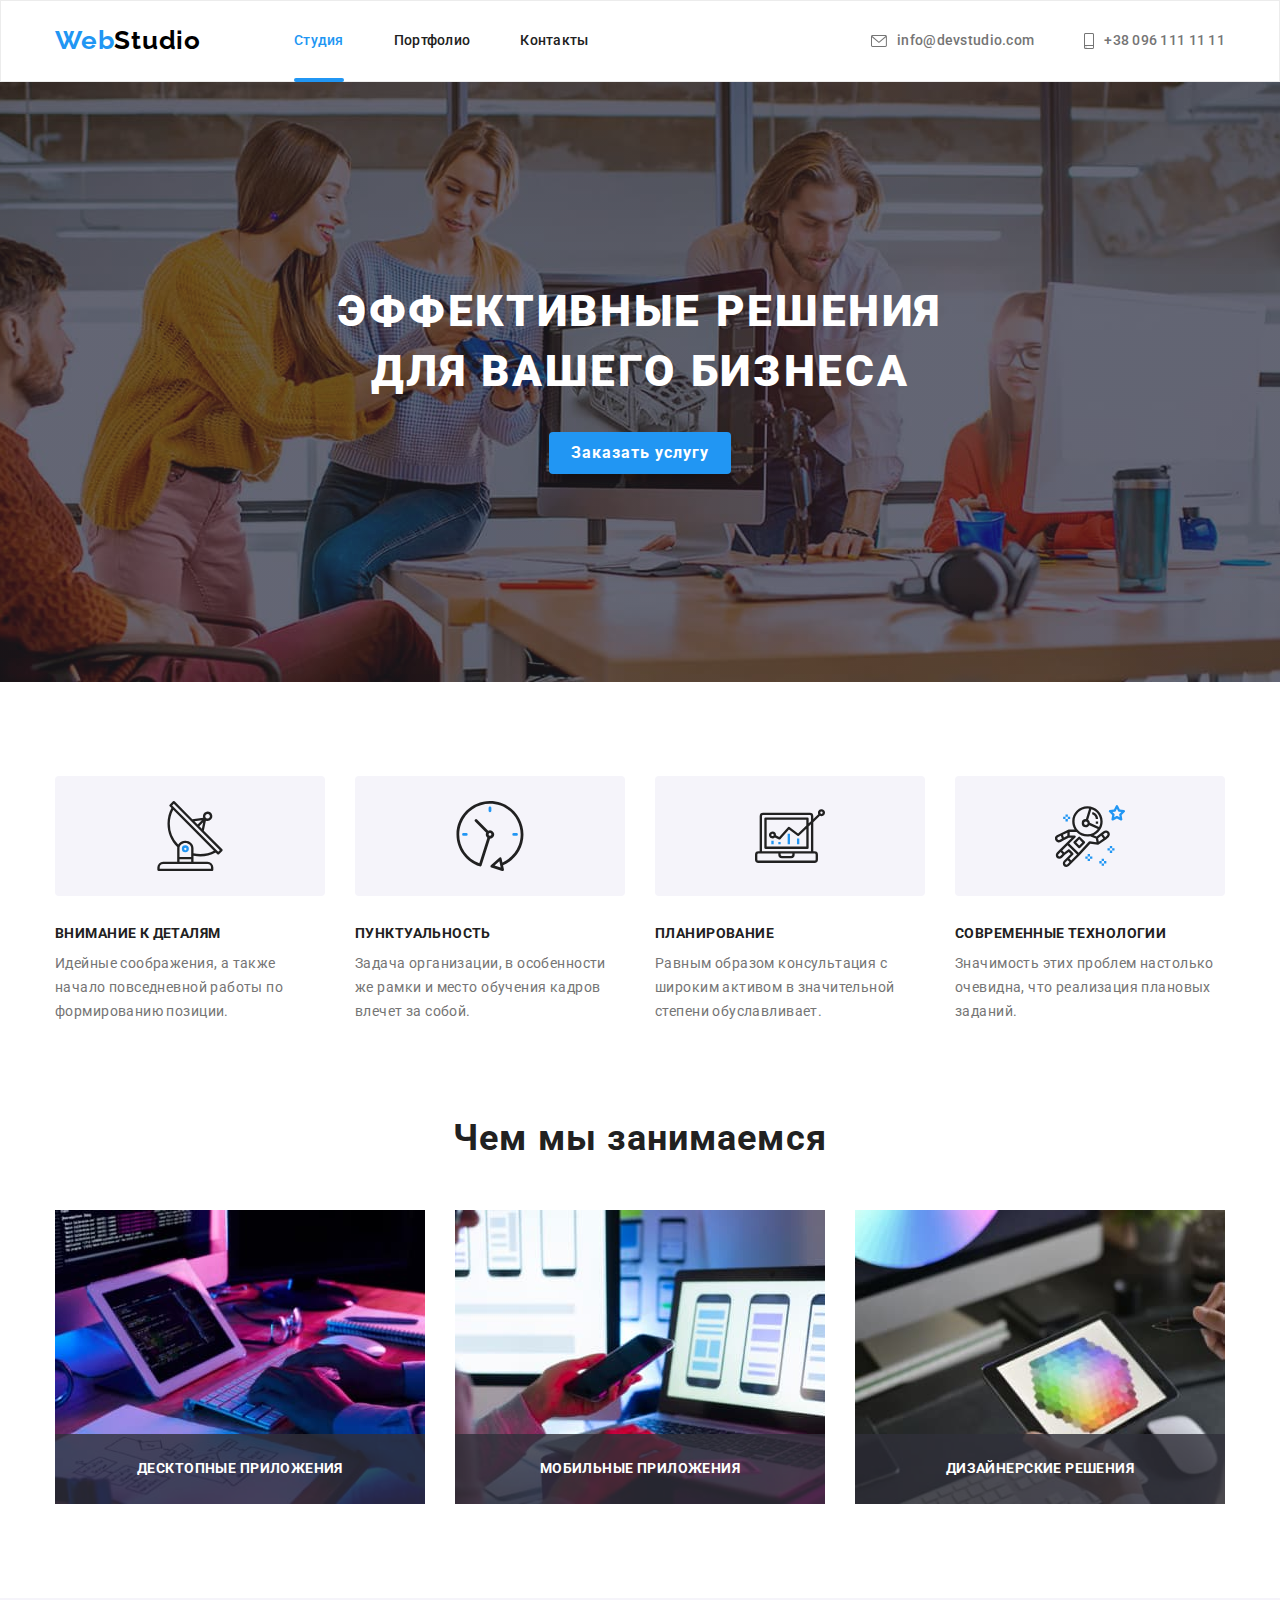
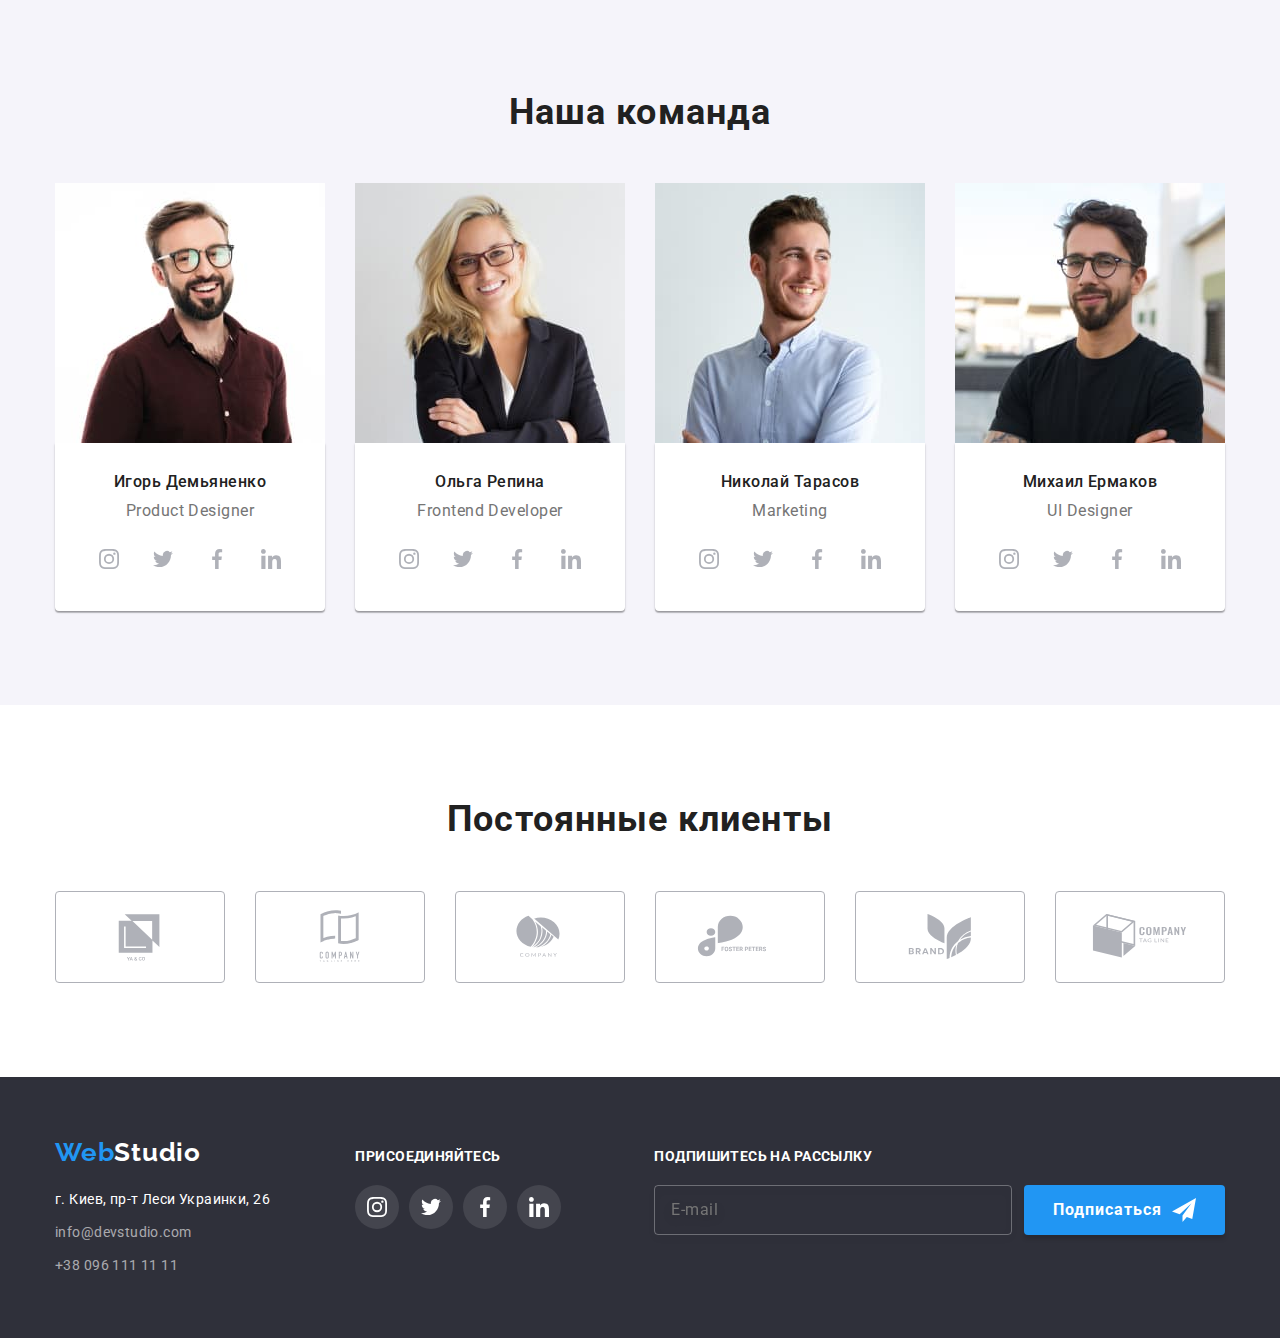
<file: index.html>
<!DOCTYPE html>
<html lang="ru">
    <head>
        <meta charset="UTF-8">
        <meta http-equiv="X-UA-Compatible" content="IE=edge">
        <meta name="viewport" content="width=device-width, initial-scale=1.0">
        <title>Студия</title>
        <link rel="preconnect" href="https://fonts.googleapis.com">
        <link rel="preconnect" href="https://fonts.gstatic.com" crossorigin>
        <link href="https://fonts.googleapis.com/css2?family=Raleway:wght@700&family=Roboto:wght@400;500;700;900&display=swap"
            rel="stylesheet">
        <link rel="stylesheet" href="./css/modern-normalize.css">
        <link rel="stylesheet" href="./css/style.css">
    </head>

    <body>
        <header class="header">
            <div class="container main-nav">
                <nav class="navigation">
                    <a href="" lang="en" class="logo">Web<span class="logo-black">Studio</span></a>
                    <ul class="header-nav list">
                        <li class="header-nav-item"><a href="" class="header-link current">Студия</a></li>
                        <li class="header-nav-item"><a href="./portfolio.html" class="header-link">Портфолио</a></li>
                        <li class="header-nav-item"><a href="" class="header-link">Контакты</a></li>
                    </ul>
                </nav>
                <ul class="auth-nav list">
                    <li class="auth-nav-item"><a href="mailto:info@devstudio.com" class="auth-link">
                        <svg class="icon-header" width="16" height="12">
                            <use href="./images/icons/symbol-defs.svg#icon-envelope"></use>
                        </svg>
                        info@devstudio.com
                    </a></li>
                    <li class="auth-nav-item"><a href="tel:+380961111111" class="auth-link">
                        <svg class="icon-header" width="10" height="16">
                            <use href="./images/icons/symbol-defs.svg#icon-smartphone"></use>
                        </svg>
                        +38 096 111 11 11
                    </a></li>
                </ul>
            </div>   
        </header>

        <main>
            <section class="hero">
                <h1 class="hero-title">Эффективные решения для вашего бизнеса</h1>
                <button type="button" class="hero-btn" data-modal-open>Заказать услугу</button>
            </section>

            <section class="features section">
                <div class="container">
                    <h2 class="visually-hidden">Особенности</h2>
                    <ul class="features-list list">
                        <li class="features-item">
                            <div class="features-item-icons">
                                <svg class="features-icons" width="70" height="70">
                                    <use href="./images/icons/symbol-defs.svg#icon-antenna-img"></use>
                                </svg>
                            </div>
                            <h3 class="features-title">Внимание к деталям</h3>
                            <p class="features-text">Идейные соображения, а также начало повседневной работы по формированию позиции.</p>
                        </li>
                        <li class="features-item">
                            <div class="features-item-icons">
                                <svg class="features-icons" width="70" height="70">
                                    <use href="./images/icons/symbol-defs.svg#icon-clock-img"></use>
                                </svg>
                            </div>
                            <h3 class="features-title">Пунктуальность</h3>
                            <p class="features-text">Задача организации, в особенности же рамки и место обучения кадров влечет за собой.</p>
                        </li>
                        <li class="features-item">
                            <div class="features-item-icons">
                                <svg class="features-icons" width="70" height="70">
                                    <use href="./images/icons/symbol-defs.svg#icon-diagram-img"></use>
                                </svg>
                            </div>
                            <h3 class="features-title">Планирование</h3>
                            <p class="features-text">Равным образом консультация с широким активом в значительной степени обуславливает.</p>
                        </li>
                        <li class="features-item">
                            <div class="features-item-icons">
                                <svg class="features-icons" width="70" height="70">
                                    <use href="./images/icons/symbol-defs.svg#icon-astronaut-img"></use>
                                </svg>
                            </div>
                            <h3 class="features-title">Современные технологии</h3>
                            <p class="features-text">Значимость этих проблем настолько очевидна, что реализация плановых заданий.</p>
                        </li>
                    </ul>
                </div>
            </section>

            <section class="services section">
               <div class="container">
                    <h2 class="services-title title">Чем мы занимаемся</h2>
                    <ul class="services-list list">
                        <li class="services-item">
                            <div class="services-item-img">
                                <img src="./images/services/box1.jpg" alt="Веб-сайты" width="370" height="294">
                                <h3 class="services-item-title">Десктопные приложения</h3>
                            </div>
                        </li>
                        <li class="services-item">
                            <div class="services-item-img">
                                <img src="./images/services/box2.jpg" alt="Приложения" width="370" height="294">
                                <h3 class="services-item-title">Мобильные приложения</h3>
                            </div>
                        </li>
                        <li class="services-item">
                            <div class="services-item-img">
                                <img src="./images/services/box3.jpg" alt="Дизайн" width="370" height="294">
                                <h3 class="services-item-title">Дизайнерские решения</h3>
                            </div>
                        </li>
                    </ul>
               </div>
            </section>

            <section class="team section">
               <div class="container">
                    <h2 class="team-title title">Наша команда</h2>
                    <ul class="team-list list">
                        <li class="team-item">
                            <img src="./images/our-team/img-team-1.jpg" alt="Дизайнер1" width="270" height="260">
                            <div class="team-member">
                                <h3 class="team-member-title">Игорь Демьяненко</h3>
                                <p lang="en" class="team-text">Product Designer</p>
                                <ul class="team-social-list list">
                                    <li class="team-social-item">
                                        <a href="" class="team-social-link">
                                            <svg class="team-social-icon" width="20" height="20">
                                                <use href="./images/icons/symbol-defs.svg#icon-instagram"></use>
                                            </svg>
                                        </a>
                                    </li>
                                    <li class="team-social-item">
                                        <a href="" class="team-social-link">
                                            <svg class="team-social-icon" width="20" height="20">
                                                <use href="./images/icons/symbol-defs.svg#icon-twitter"></use>
                                            </svg>
                                        </a>
                                    </li>
                                    <li class="team-social-item">
                                        <a href="" class="team-social-link">
                                            <svg class="team-social-icon" width="20" height="20">
                                                <use href="./images/icons/symbol-defs.svg#icon-facebook"></use>
                                            </svg>
                                        </a>
                                    </li>
                                    <li class="team-social-item">
                                        <a href="" class="team-social-link">
                                            <svg class="team-social-icon" width="20" height="20">
                                                <use href="./images/icons/symbol-defs.svg#icon-linkedin"></use>
                                            </svg>
                                        </a>
                                    </li>
                                </ul>
                            </div>
                        </li>
                        <li class="team-item">
                            <img src="./images/our-team/img-team-2.jpg" alt="Фронтент-разработчик" width="270" height="260">
                            <div class="team-member">
                                <h3 class="team-member-title">Ольга Репина</h3>
                                <p lang="en" class="team-text">Frontend Developer</p>
                                <ul class="team-social-list list">
                                    <li class="team-social-item">
                                        <a href="" class="team-social-link">
                                            <svg class="team-social-icon" width="20" height="20">
                                                <use href="./images/icons/symbol-defs.svg#icon-instagram"></use>
                                            </svg>
                                        </a>
                                    </li>
                                    <li class="team-social-item">
                                        <a href="" class="team-social-link">
                                            <svg class="team-social-icon" width="20" height="20">
                                                <use href="./images/icons/symbol-defs.svg#icon-twitter"></use>
                                            </svg>
                                        </a>
                                    </li>
                                    <li class="team-social-item">
                                        <a href="" class="team-social-link">
                                            <svg class="team-social-icon" width="20" height="20">
                                                <use href="./images/icons/symbol-defs.svg#icon-facebook"></use>
                                            </svg>
                                        </a>
                                    </li>
                                    <li class="team-social-item">
                                        <a href="" class="team-social-link">
                                            <svg class="team-social-icon" width="20" height="20">
                                                <use href="./images/icons/symbol-defs.svg#icon-linkedin"></use>
                                            </svg>
                                        </a>
                                    </li>
                                </ul>
                            </div>
                        </li>
                        <li class="team-item">
                            <img src="./images/our-team/img-team-3.jpg" alt="Маркетолог" width="270" height="260">
                            <div class="team-member">
                                <h3 class="team-member-title">Николай Тарасов</h3>
                                <p lang="en" class="team-text">Marketing</p>
                                <ul class="team-social-list list">
                                    <li class="team-social-item">
                                        <a href="" class="team-social-link">
                                            <svg class="team-social-icon" width="20" height="20">
                                                <use href="./images/icons/symbol-defs.svg#icon-instagram"></use>
                                            </svg>
                                        </a>
                                    </li>
                                    <li class="team-social-item">
                                        <a href="" class="team-social-link">
                                            <svg class="team-social-icon" width="20" height="20">
                                                <use href="./images/icons/symbol-defs.svg#icon-twitter"></use>
                                            </svg>
                                        </a>
                                    </li>
                                    <li class="team-social-item">
                                        <a href="" class="team-social-link">
                                            <svg class="team-social-icon" width="20" height="20">
                                                <use href="./images/icons/symbol-defs.svg#icon-facebook"></use>
                                            </svg>
                                        </a>
                                    </li>
                                    <li class="team-social-item">
                                        <a href="" class="team-social-link">
                                            <svg class="team-social-icon" width="20" height="20">
                                                <use href="./images/icons/symbol-defs.svg#icon-linkedin"></use>
                                            </svg>
                                        </a>
                                    </li>
                                </ul>
                            </div>
                        </li>
                        <li class="team-item">
                            <img src="./images/our-team/img-team-4.jpg" alt="Дизайнер2" width="270" height="260">
                            <div class="team-member">
                                <h3 class="team-member-title">Михаил Ермаков</h3>
                                <p lang="en" class="team-text">UI Designer</p>
                                <ul class="team-social-list list">
                                    <li class="team-social-item">
                                        <a href="" class="team-social-link">
                                            <svg class="team-social-icon" width="20" height="20">
                                                <use href="./images/icons/symbol-defs.svg#icon-instagram"></use>
                                            </svg>
                                        </a>
                                    </li>
                                    <li class="team-social-item">
                                        <a href="" class="team-social-link">
                                            <svg class="team-social-icon" width="20" height="20">
                                                <use href="./images/icons/symbol-defs.svg#icon-twitter"></use>
                                            </svg>
                                        </a>
                                    </li>
                                    <li class="team-social-item">
                                        <a href="" class="team-social-link">
                                            <svg class="team-social-icon" width="20" height="20">
                                                <use href="./images/icons/symbol-defs.svg#icon-facebook"></use>
                                            </svg>
                                        </a>
                                    </li>
                                    <li class="team-social-item">
                                        <a href="" class="team-social-link">
                                            <svg class="team-social-icon" width="20" height="20">
                                                <use href="./images/icons/symbol-defs.svg#icon-linkedin"></use>
                                            </svg>
                                        </a>
                                    </li>
                                </ul>
                            </div>
                        </li>
                    </ul>
               </div>
            </section>

            <section class="clients section">
                <div class="container">
                    <h2 class="clients-title title">Постоянные клиенты</h2>
                    <ul class="clients-list list">
                        <li class="clients-item">
                            <a href="" class="clients-item-link">
                                <svg class="clients-item-icon" width="106" height="60">
                                    <use href="./images/icons/symbol-defs.svg#icon-logo-client1"></use>
                                </svg>
                            </a>
                        </li>
                        <li class="clients-item">
                            <a href="" class="clients-item-link">
                                <svg class="clients-item-icon" width="106" height="60">
                                    <use href="./images/icons/symbol-defs.svg#icon-logo-client2"></use>
                                </svg>
                            </a>
                        </li>
                        <li class="clients-item">
                            <a href="" class="clients-item-link">
                                <svg class="clients-item-icon" width="106" height="60">
                                    <use href="./images/icons/symbol-defs.svg#icon-logo-client3"></use>
                                </svg>
                            </a>
                        </li>
                        <li class="clients-item">
                            <a href="" class="clients-item-link">
                                <svg class="clients-item-icon" width="106" height="60">
                                    <use href="./images/icons/symbol-defs.svg#icon-logo-client4"></use>
                                </svg>
                            </a>
                        </li>
                        <li class="clients-item">
                            <a href="" class="clients-item-link">
                                <svg class="clients-item-icon" width="106" height="60">
                                    <use href="./images/icons/symbol-defs.svg#icon-logo-client5"></use>
                                </svg>
                            </a>
                        </li>
                        <li class="clients-item">
                            <a href="" class="clients-item-link">
                                <svg class="clients-item-icon" width="106" height="60">
                                    <use href="./images/icons/symbol-defs.svg#icon-logo-client6"></use>
                                </svg>
                            </a>
                        </li>
                    </ul>
                </div>
            </section>

        </main>

        <footer class="footer">
            <div class="container footer-main">
                <div class="footer-address">
                    <a href="" lang="en" class="logo">Web<span class="logo-white">Studio</span></a>
                    <address class="contacts">
                        <ul class="footer-list list">
                            <li class="footer-item"><a href="https://goo.gl/maps/sHDZmhukoqg1UG7x9" target="_blank"
                                    class="contacts-link-address">г. Киев, пр-т
                                    Леси Украинки, 26</a></li>
                            <li class="footer-item"><a href="mailto:info@devstudio.com"
                                    class="contacts-link">info@devstudio.com</a>
                            </li>
                            <li class="footer-item"><a href="tel:+380961111111" class="contacts-link">+38 096 111 11 11</a></li>
                        </ul>
                    </address>
                </div>
                <div class="footer-social">
                    <p class="footer-social-text">присоединяйтесь</p>
                    <ul class="footer-social-list list">
                        <li class="footer-social-item">
                            <a href="" class="footer-social-link">
                                <svg class="footer-social-icon" width="20" height="20">
                                    <use href="./images/icons/symbol-defs.svg#icon-instagram-white"></use>
                                </svg>
                            </a>
                        </li>
                        <li class="footer-social-item">
                            <a href="" class="footer-social-link">
                                <svg class="footer-social-icon" width="20" height="20">
                                    <use href="./images/icons/symbol-defs.svg#icon-twitter-white"></use>
                                </svg>
                            </a>
                        </li>
                        <li class="footer-social-item">
                            <a href="" class="footer-social-link">
                                <svg class="footer-social-icon" width="20" height="20">
                                    <use href="./images/icons/symbol-defs.svg#icon-facebook-white"></use>
                                </svg>
                            </a>
                        </li>
                        <li class="footer-social-item">
                            <a href="" class="footer-social-link">
                                <svg class="footer-social-icon" width="20" height="20">
                                    <use href="./images/icons/symbol-defs.svg#icon-linkedin-white"></use>
                                </svg>
                            </a>
                        </li>
                    </ul>
                </div>
                <div class="footer-application">
                    <p class="footer-form-text">Подпишитесь на рассылку</p>
                    <form class="footer-form">
                        <input type="email" class="user-mail-footer" name="user-mail-footer" id="user-mail-footer" placeholder="E-mail">
                        <button type="button" class="footer-form-btn">Подписаться
                            <svg class="footer-form-icon" width="24" height="24">
                                <use href="./images/icons/symbol-defs.svg#icon-icon-send"></use>
                            </svg>
                        </button>
                    </form>
                </div>
            </div>
        </footer>
        <div class="backdrop is-hidden" data-modal>
            <div class="modal">
                <button type="button" class="modal-close-btn" data-modal-close>
                    <svg class="backdrop-item-icon" width="18" height="18">
                        <use href="./images/icons/symbol-defs.svg#icon-close-black"></use>
                    </svg>
                </button>
                <p class="modal-title">Оставьте свои данные, мы вам перезвоним</p>
                <form class="application-form">
                    <div class="modal-field">
                        <label for="user-name" class="modal-label">Имя</label>
                        <div class="modal-input-wrap">
                            <input type="text" name="user-name" id="user-name" class="modal-input" required>
                            <svg class="modal-icon" width="18" height="18">
                                <use href="./images/icons/symbol-defs.svg#icon-person-black"></use>
                            </svg>
                        </div>
                    </div>

                    <div class="modal-field">
                        <label for="user-tel" class="modal-label">Телефон</label>
                        <div class="modal-input-wrap">
                            <input type="tel" name="user-tel" id="user-tel" class="modal-input" required>
                            <svg class="modal-icon" width="18" height="18">
                                <use href="./images/icons/symbol-defs.svg#icon-phone-black"></use>
                            </svg>
                        </div>
                    </div>

                    <div class="modal-field">
                        <label for="user-mail" class="modal-label">Почта</label>
                        <div class="modal-input-wrap">
                            <input type="email" name="user-mail" id="user-mail" class="modal-input" required>
                            <svg class="modal-icon" width="18" height="18">
                                <use href="./images/icons/symbol-defs.svg#icon-email-black"></use>
                            </svg>
                        </div>
                    </div>

                    <label for="user-comment" class="modal-label">Комментарий</label>
                    <textarea name="user-comment" id="user-comment" class="user-comment" placeholder="Введите текст"></textarea>

                    <div class="modal-field-check">
                        <input type="checkbox" name="modal-check" id="modal-check" class="modal-check visually-hidden">
                        <label for="modal-check" class="modal-check-text"><span><svg class="modal-check-icon" width="16" height="15">
                            <use href="./images/icons/symbol-defs.svg#icon-check-mark"></use>
                        </svg></span>Соглашаюсь с рассылкой и принимаю <a href="" class="modal-link"> Условия договора</a></label>
                    </div>

                    <div class="form-btn"><button type="submit" class="modal-sumbit-btn">Отправить</button></div>
                </form>
            </div>
        </div>

        <script src="./js/modal.js"></script>
    </body>
</html>
</file>
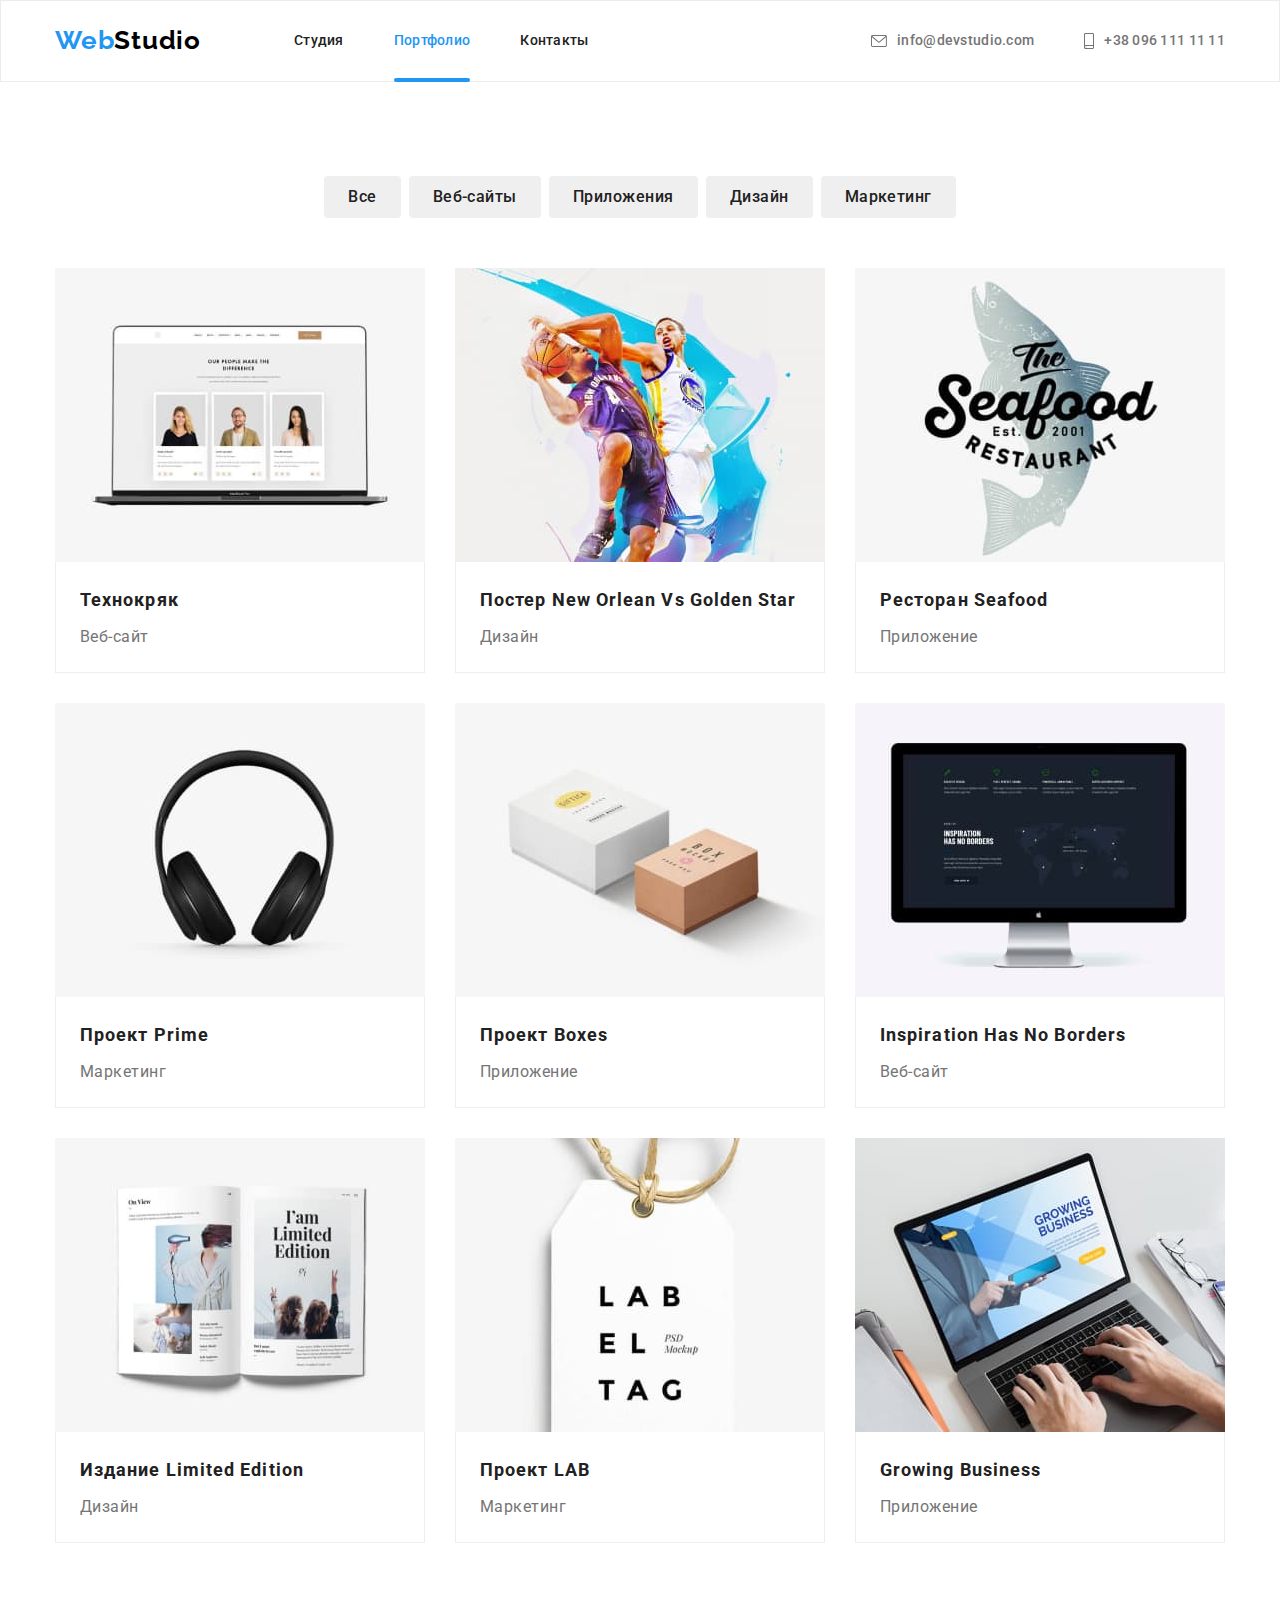
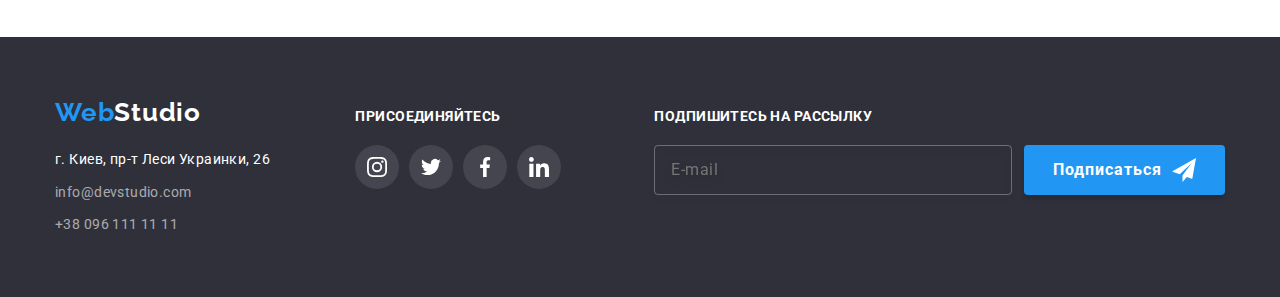
<file: portfolio.html>
<!DOCTYPE html>
<html lang="ru">
    <head>
        <meta charset="UTF-8">
        <meta http-equiv="X-UA-Compatible" content="IE=edge">
        <meta name="viewport" content="width=device-width, initial-scale=1.0">
        <title>Портфолио</title>
        <link rel="preconnect" href="https://fonts.googleapis.com">
        <link rel="preconnect" href="https://fonts.gstatic.com" crossorigin>
        <link href="https://fonts.googleapis.com/css2?family=Raleway:wght@700&family=Roboto:wght@400;500;700;900&display=swap"
            rel="stylesheet">
        <link rel="stylesheet" href="./css/modern-normalize.css">
        <link rel="stylesheet" href="./css/style.css">
    </head>

    <body>
        <header class="header">
            <div class="container main-nav">
                <nav class="navigation">
                    <a href="" lang="en" class="logo">Web<span class="logo-black">Studio</span></a>
                    <ul class="header-nav list">
                        <li class="header-nav-item"><a href="./index.html" class="header-link">Студия</a></li>
                        <li class="header-nav-item"><a href="" class="header-link current">Портфолио</a></li>
                        <li class="header-nav-item"><a href="" class="header-link">Контакты</a></li>
                    </ul>
                </nav>
                <ul class="auth-nav list">
                    <li class="auth-nav-item"><a href="mailto:info@devstudio.com" class="auth-link">
                            <svg class="icon-header" width="16" height="12">
                                <use href="./images/icons/symbol-defs.svg#icon-envelope"></use>
                            </svg>
                            info@devstudio.com
                        </a></li>
                    <li class="auth-nav-item"><a href="tel:+380961111111" class="auth-link">
                            <svg class="icon-header" width="10" height="16">
                                <use href="./images/icons/symbol-defs.svg#icon-smartphone"></use>
                            </svg>
                            +38 096 111 11 11
                        </a></li>
                </ul>
            </div>
        </header>

        <main>
            <section class="projects section">
                <div class="container">
                    <h1 class="visually-hidden">Примеры проектов</h1>
                    <ul class="projects-list list">
                         <li class="project-btn-item"><button type="button" class="project-btn">Все</button></li>
                        <li class="project-btn-item"><button type="button" class="project-btn">Веб-сайты</button></li>
                        <li class="project-btn-item"><button type="button" class="project-btn">Приложения</button></li>
                        <li class="project-btn-item"><button type="button" class="project-btn">Дизайн</button></li>
                        <li class="project-btn-item"><button type="button" class="project-btn">Маркетинг</button></li>
                    </ul>
                    
                    <ul class="second-project-list list">
                        <li class="second-project-item">
                            <a href="" class="project-link">
                                <div class="project-img">
                                    <img src="./images/projects/project1.jpg" alt="Сайт пример 1" width="370" height="294">
                                    <p class="project-item-description">Технокряк это современная площадка распространения коронавируса. Компании используют эту платформу для цифрового
                                    шпионажа и атак на защищённые сервера конкурентов.</p>
                                </div>
                                <div class="project-description">
                                    <h2 class="project-title">Технокряк</h2>
                                    <p class="project-text">Веб-сайт</p>
                                </div>
                            </a>
                        </li>
                        <li class="second-project-item">
                            <a href="" class="project-link">
                                <div class="project-img">
                                    <img src="./images/projects/project2.jpg" alt="Дизайна пример 1" width="370" height="294">
                                    <p class="project-item-description">Технокряк это современная площадка распространения коронавируса. Компании используют эту платформу для цифрового
                                    шпионажа и атак на защищённые сервера конкурентов.</p>
                                </div>
                                <div class="project-description">
                                    <h2 class="project-title">Постер New Orlean vs Golden Star</h2>
                                    <p class="project-text">Дизайн</p>
                                </div>
                            </a>
                        </li>
                        <li class="second-project-item">
                            <a href="" class="project-link">
                                <div class="project-img">
                                    <img src="./images/projects/project3.jpg" alt="Приложение пример 1" width="370" height="294">
                                    <p class="project-item-description">Технокряк это современная площадка распространения коронавируса. Компании используют эту платформу для цифрового
                                    шпионажа и атак на защищённые сервера конкурентов.</p>
                                </div>
                                <div class="project-description">
                                    <h2 class="project-title">Ресторан Seafood</h2>
                                    <p class="project-text">Приложение</p>
                                </div>
                            </a>
                        </li>
                        <li class="second-project-item">
                            <a href="" class="project-link">
                                <div class="project-img">
                                    <img src="./images/projects/project4.jpg" alt="Маркетинговый проект пример 1" width="370" height="294">
                                    <p class="project-item-description">Технокряк это современная площадка распространения коронавируса. Компании используют эту платформу для цифрового
                                    шпионажа и атак на защищённые сервера конкурентов.</p>
                                </div>
                                <div class="project-description">
                                    <h2 class="project-title">Проект Prime</h2>
                                    <p class="project-text">Маркетинг</p>
                                </div>
                            </a>
                        </li>
                        <li class="second-project-item">
                            <a href="" class="project-link">
                                <div class="project-img">
                                    <img src="./images/projects/project5.jpg" alt="Приложение пример 2" width="370" height="294">
                                    <p class="project-item-description">Технокряк это современная площадка распространения коронавируса. Компании используют эту платформу для цифрового
                                    шпионажа и атак на защищённые сервера конкурентов.</p>
                                </div>
                                <div class="project-description">
                                    <h2 class="project-title">Проект Boxes</h2>
                                    <p class="project-text">Приложение</p>
                                </div>
                            </a>
                        </li>
                        <li class="second-project-item">
                            <a href="" class="project-link">
                                <div class="project-img">
                                    <img src="./images/projects/project6.jpg" alt="Сайт пример 2" width="370" height="294">
                                    <p class="project-item-description">Технокряк это современная площадка распространения коронавируса. Компании используют эту платформу для цифрового
                                    шпионажа и атак на защищённые сервера конкурентов.</p>
                                </div>
                                <div class="project-description">
                                    <h2 class="project-title">Inspiration has no Borders</h2>
                                    <p class="project-text">Веб-сайт</p>
                                </div>
                            </a>
                        </li>
                        <li class="second-project-item">
                            <a href="" class="project-link">
                                <div class="project-img">
                                    <img src="./images/projects/project7.jpg" alt="Дизайна пример 2" width="370" height="294">
                                    <p class="project-item-description">Технокряк это современная площадка распространения коронавируса. Компании используют эту платформу для цифрового
                                    шпионажа и атак на защищённые сервера конкурентов.</p>
                                </div>
                                <div class="project-description">
                                    <h2 class="project-title">Издание Limited Edition</h2>
                                    <p class="project-text">Дизайн</p>
                                </div>
                            </a>
                        </li>
                        <li class="second-project-item">
                            <a href="" class="project-link">
                                <div class="project-img">
                                    <img src="./images/projects/project8.jpg" alt="Маркетинговый проект пример 2" width="370" height="294">
                                    <p class="project-item-description">Технокряк это современная площадка распространения коронавируса. Компании используют эту платформу для цифрового
                                    шпионажа и атак на защищённые сервера конкурентов.</p>
                                </div>
                                <div class="project-description">
                                    <h2 class="project-title">Проект LAB</h2>
                                    <p class="project-text">Маркетинг</p>
                                </div>
                            </a>
                        </li>
                        <li class="second-project-item">
                            <a href="" class="project-link">
                                <div class="project-img">
                                    <img src="./images/projects/project9.jpg" alt="Приложение пример 3" width="370" height="294">
                                    <p class="project-item-description">Технокряк это современная площадка распространения коронавируса. Компании используют эту платформу для цифрового
                                    шпионажа и атак на защищённые сервера конкурентов.</p>
                                </div>
                                <div class="project-description">
                                    <h2 class="project-title">Growing Business</h2>
                                    <p class="project-text">Приложение</p>
                                </div>
                            </a>
                        </li>
                    </ul>
                </div>
            </section>
        </main>

        <footer class="footer">
            <div class="container footer-main">
                <div class="footer-address">
                    <a href="" lang="en" class="logo">Web<span class="logo-white">Studio</span></a>
                    <address class="contacts">
                        <ul class="footer-list list">
                            <li class="footer-item"><a href="https://goo.gl/maps/sHDZmhukoqg1UG7x9" target="_blank"
                                    class="contacts-link-address">г. Киев, пр-т
                                    Леси Украинки, 26</a></li>
                            <li class="footer-item"><a href="mailto:info@devstudio.com"
                                    class="contacts-link">info@devstudio.com</a>
                            </li>
                            <li class="footer-item"><a href="tel:+380961111111" class="contacts-link">+38 096 111 11 11</a></li>
                        </ul>
                    </address>
                </div>
                <div class="footer-social">
                    <p class="footer-social-text">присоединяйтесь</p>
                    <ul class="footer-social-list list">
                        <li class="footer-social-item">
                            <a href="" class="footer-social-link">
                                <svg class="footer-social-icon" width="20" height="20">
                                    <use href="./images/icons/symbol-defs.svg#icon-instagram-white"></use>
                                </svg>
                            </a>
                        </li>
                        <li class="footer-social-item">
                            <a href="" class="footer-social-link">
                                <svg class="footer-social-icon" width="20" height="20">
                                    <use href="./images/icons/symbol-defs.svg#icon-twitter-white"></use>
                                </svg>
                            </a>
                        </li>
                        <li class="footer-social-item">
                            <a href="" class="footer-social-link">
                                <svg class="footer-social-icon" width="20" height="20">
                                    <use href="./images/icons/symbol-defs.svg#icon-facebook-white"></use>
                                </svg>
                            </a>
                        </li>
                        <li class="footer-social-item">
                            <a href="" class="footer-social-link">
                                <svg class="footer-social-icon" width="20" height="20">
                                    <use href="./images/icons/symbol-defs.svg#icon-linkedin-white"></use>
                                </svg>
                            </a>
                        </li>
                    </ul>
                </div>
                <div class="footer-application">
                    <p class="footer-form-text">Подпишитесь на рассылку</p>
                    <form class="footer-form">
                        <input type="email" class="user-mail-footer" name="user-mail-footer" id="user-mail-footer" placeholder="E-mail">
                        <button type="button" class="footer-form-btn">Подписаться
                            <svg class="footer-form-icon" width="24" height="24">
                                <use href="./images/icons/symbol-defs.svg#icon-icon-send"></use>
                            </svg>
                        </button>
                    </form>
                </div>
            </div>
        </footer>
    </body>

</html>
</file>
<file: css/style.css>
:root {
  --first-title-color: #212121;
  --second-title-color: #ffffff;
  --first-text-color: #757575;
  --second-text-color: #ffffff;
  --accent-color: #2196f3;
  --first-bg-color: #ffffff;
  --second-bg-color: #2f303a;
  --accent-bg-color: #2196f3;
}

body {
  font-family: 'Roboto', sans-serif;
  color: var(--first-text-color);
  background-color: var(--first-bg-color);
}

.list {
  list-style: none;
}

a {
  text-decoration: none;
}

p,
h1,
h2,
h3,
h4,
h5,
h6 {
  margin: 0;
}

ul {
  margin: 0;
  padding: 0;
}

img {
  display: block;
  min-width: 100%;
}

button {
  cursor: pointer;
}

.visually-hidden {
  position: absolute;
  white-space: nowrap;
  width: 1px;
  height: 1px;
  overflow: hidden;
  border: 0;
  padding: 0;
  clip: rect(0 0 0 0);
  clip-path: inset(50%);
  margin: -1px;
}

.container {
  width: 1200px;
  padding-left: 15px;
  padding-right: 15px;
  margin: 0 auto;
}

.section {
  padding-top: 94px;
  padding-bottom: 94px;
}

.title {
  font-weight: 700;
  font-size: 36px;
  line-height: 1.16;
  text-align: center;
  letter-spacing: 0.03em;
  color: var(--first-title-color);
}

/* --------HEADER--------- */

.header {
  border: 1px solid #ececec;
  background-color: var(--first-bg-color);

  font-weight: 500;
  font-size: 14px;
  line-height: 1.14;
  letter-spacing: 0.02em;
}

.main-nav {
  display: flex;
  align-items: center;
}

.navigation {
  display: flex;
  align-items: center;
}

.logo {
  font-family: Raleway;
  font-weight: 700;
  font-size: 26px;
  line-height: 1.19;
  letter-spacing: 0.03em;
  color: var(--accent-color);
}

.header .logo {
  padding-top: 24px;
  padding-bottom: 25px;
  margin-right: 93px;
}

.logo-black {
  color: #000;
}

.header-nav,
.auth-nav {
  display: flex;
  justify-content: center;
  align-items: center;
  margin-left: auto;
}

.header-nav-item {
  position: relative;
}

.header-nav-item:not(:first-child),
.auth-nav-item:not(:first-child) {
  margin-left: 50px;
}

.header-link {
  display: block;
  padding-top: 32px;
  padding-bottom: 32px;

  color: var(--first-title-color);
  transition: color 250ms cubic-bezier(0.4, 0, 0.2, 1);
}

.header-link:hover,
.header-link:focus {
  color: var(--accent-color);
}

.header-link.current {
  color: var(--accent-color);
}

.header-link.current::after {
  content: '';
  width: 100%;
  height: 4px;
  display: block;

  background: var(--accent-bg-color);
  border-radius: 2px;

  position: absolute;
  bottom: -1px;
}

.auth-link {
  color: var(--first-text-color);
  display: flex;
  justify-content: center;
  align-items: center;
  padding-top: 32px;
  padding-bottom: 32px;

  transition: color 250ms cubic-bezier(0.4, 0, 0.2, 1);
}

.auth-link:hover,
.auth-link:focus {
  color: var(--accent-color);
}

.icon-header {
  fill: currentColor;
  margin-right: 10px;
}

/* --------HERO--------- */

.hero {
  max-width: 1600px;
  height: 600px;
  margin-top: 0;
  margin-right: auto;
  margin-left: auto;
  margin-bottom: 0;
  background-image: linear-gradient(rgba(47, 48, 58, 0.4), rgba(47, 48, 58, 0.4)),
    url(../images/hero-img.jpg);
  background-repeat: no-repeat;
  background-position: center;
  background-size: cover;

  text-align: center;
  padding-top: 200px;
  padding-bottom: 200px;
}

.hero-title {
  width: 696px;
  margin-left: auto;
  margin-right: auto;
  margin-bottom: 30px;

  font-weight: 900;
  font-size: 44px;
  line-height: 1.36;
  text-align: center;
  letter-spacing: 0.06em;
  text-transform: uppercase;
  color: var(--second-title-color);
}

.hero-btn {
  padding: 6px 22px;
  border: transparent;
  box-sizing: border-box;
  box-shadow: 0px 4px 4px rgba(0, 0, 0, 0.15);
  border-radius: 4px;

  font-weight: 700;
  font-size: 16px;
  line-height: 1.87;
  align-items: center;
  text-align: center;
  letter-spacing: 0.06em;
  color: var(--second-title-color);
  background-color: var(--accent-bg-color);

  transition: background-color 250ms cubic-bezier(0.4, 0, 0.2, 1);
}

.hero-btn:hover,
.hero-btn:focus {
  background-color: #188ce8;
}

/* -------FEATURES------- */

.features-list {
  display: flex;
}

.features-item {
  width: 270px;
}

.features-item:not(:first-child) {
  margin-left: 30px;
}

.features-item {
  display: block;
}

.features-item-icons {
  display: flex;
  justify-content: center;
  align-items: center;
  margin-bottom: 30px;
  height: 120px;
  background-color: #f5f4fa;
  border-radius: 4px;
}

.features-item-icons {
  color: currentColor;
}

.features-title {
  margin-bottom: 10px;

  font-weight: 700;
  font-size: 14px;
  line-height: 1.14;
  letter-spacing: 0.03em;
  text-transform: uppercase;
  color: var(--first-title-color);
}

.features-text {
  font-size: 14px;
  line-height: 1.71;
  letter-spacing: 0.03em;
  color: var(--first-text-color);
}

/* --------SERVICES--------- */

.services {
  padding-top: 0;
}

.services-title {
  margin-bottom: 50px;
}

.services-list {
  display: flex;
  flex-wrap: wrap;
  margin-left: -30px;
  margin-bottom: -30px;
}

.services-item {
  width: calc(100% / 3 - 30px);
  height: auto;
  margin-left: 30px;
  margin-bottom: 30px;
}

.services-item-img {
  position: relative;
}

.services-item-title {
  font-weight: 700;
  font-size: 14px;
  line-height: 1.14;
  text-align: center;
  letter-spacing: 0.03em;
  text-transform: uppercase;

  color: var(--second-title-color);
  background: rgba(47, 48, 58, 0.8);
  height: 70px;
  width: 100%;
  display: flex;
  justify-content: center;
  align-items: center;

  position: absolute;
  bottom: 0;
  left: 0;
}

/* --------TEAM--------- */

.team {
  background-color: #f5f4fa;
}

.team-list {
  display: flex;
  flex-wrap: wrap;
  margin-left: -30px;
  margin-bottom: -30px;
}

.team-item {
  width: calc(100% / 4 - 30px);
  margin-left: 30px;
  margin-bottom: 30px;
}

.team-title {
  margin-bottom: 50px;
}

.team-member-title {
  margin-bottom: 10px;

  font-weight: 500;
  font-size: 16px;
  line-height: 1.18;
  text-align: center;
  letter-spacing: 0.03em;
  color: var(--first-title-color);
}

.team-member {
  padding-top: 30px;
  padding-bottom: 30px;

  background-color: var(--first-bg-color);
  box-shadow: 0px 1px 3px rgba(0, 0, 0, 0.12), 0px 1px 1px rgba(0, 0, 0, 0.14),
    0px 2px 1px rgba(0, 0, 0, 0.2);
  border-radius: 0px 0px 4px 4px;
}

.team-text {
  font-size: 16px;
  line-height: 1.18;
  text-align: center;
  letter-spacing: 0.03em;
  color: var(--first-text-color);
  margin-bottom: 16px;
}

.team-social-list {
  display: flex;
  justify-content: center;
  align-items: center;
}

.team-social-link {
  display: flex;
  justify-content: center;
  align-items: center;
  width: 44px;
  height: 44px;
  border-radius: 50%;
  color: #afb1b8;

  transition: background-color 250ms cubic-bezier(0.4, 0, 0.2, 1);
}

.team-social-icon {
  fill: currentColor;
  transition: fill 250ms cubic-bezier(0.4, 0, 0.2, 1), color 250ms cubic-bezier(0.4, 0, 0.2, 1);
}

.team-social-link:hover,
.team-social-link:focus {
  background-color: var(--accent-bg-color);
  color: var(--second-text-color);
}

.team-social-item:not(:first-child) {
  margin-left: 10px;
}

/* --------CLIENT--------- */

.clients-list {
  display: flex;
  flex-wrap: wrap;
  margin-left: -30px;
  margin-bottom: -30px;
}

.clients-item {
  width: calc(100% / 6 - 30px);
  margin-left: 30px;
  margin-bottom: 30px;
}

.clients-title {
  margin-bottom: 50px;
}

.clients-item-link {
  display: flex;
  justify-content: center;
  align-items: center;
  background-color: #fff;
  border: 1px solid #afb1b8;
  border-radius: 4px;
  color: #afb1b8;

  min-width: 170px;
  height: 92px;

  transition: border 250ms cubic-bezier(0.4, 0, 0.2, 1);
}

.clients-item-link:focus,
.clients-item-link:hover {
  color: var(--accent-color);
  border: 1px solid var(--accent-color);
}

.clients-item-icon {
  fill: currentColor;
  transition: color 250ms cubic-bezier(0.4, 0, 0.2, 1);
}

/* --------PROJECT--------- */

.projects-list {
  display: flex;
  justify-content: center;
  margin-bottom: 50px;
}

.project-btn-item:not(:first-child) {
  margin-left: 8px;
}

.project-btn {
  border-radius: 4px;
  padding: 6px 22px;
  border-color: transparent;

  font-weight: 500;
  font-size: 16px;
  line-height: 1.62;
  text-align: center;
  letter-spacing: 0.03em;
  color: var(--first-title-color);

  transition: color 250ms cubic-bezier(0.4, 0, 0.2, 1),
    background-color 250ms cubic-bezier(0.4, 0, 0.2, 1),
    box-shadow 250ms cubic-bezier(0.4, 0, 0.2, 1);
}

.project-btn:hover,
.project-btn:focus {
  color: var(--second-text-color);
  background-color: var(--accent-bg-color);
  box-shadow: 0px 3px 1px rgba(0, 0, 0, 0.1), 0px 1px 2px rgba(0, 0, 0, 0.08),
    0px 2px 2px rgba(0, 0, 0, 0.12);
}

.second-project-list {
  display: flex;
  flex-wrap: wrap;
  margin-left: -30px;
  margin-bottom: -30px;
}

.second-project-item {
  width: calc(100% / 3 - 30px);
  margin-left: 30px;
  margin-bottom: 30px;
}

.project-link {
  display: block;
  transition: box-shadow 250ms cubic-bezier(0.4, 0, 0.2, 1);
}

.project-link:focus,
.project-link:hover {
  box-shadow: 0px 1px 1px rgba(0, 0, 0, 0.12), 0px 4px 4px rgba(0, 0, 0, 0.06),
    1px 4px 6px rgba(0, 0, 0, 0.16);
}

.project-img {
  position: relative;
  overflow: hidden;
}

.project-item-description {
  font-size: 18px;
  line-height: 1.55;
  letter-spacing: 0.03em;

  color: var(--second-text-color);

  display: flex;
  justify-content: center;
  align-items: center;
  position: absolute;
  bottom: 0;
  left: 0;
  width: 100%;
  height: 100%;
  padding: 63px 24px;

  transform: translateY(101%);
  transition: transform 250ms cubic-bezier(0.4, 0, 0.2, 1);
}

.project-img::before {
  content: '';
  background: rgba(33, 150, 243, 0.9);

  position: absolute;
  bottom: 0;
  left: 0;
  width: 100%;
  height: 100%;

  transform: translateY(101%);
  transition: transform 250ms cubic-bezier(0.4, 0, 0.2, 1);
}

.project-link:hover .project-item-description,
.project-link:focus .project-item-description,
.project-link:hover .project-img::before,
.project-link:focus .project-img::before {
  transform: translateY(0);
}

.project-description {
  padding: 20px 24px;

  border-left: 1px solid #eeeeee;
  border-right: 1px solid #eeeeee;
  border-bottom: 1px solid #eeeeee;
}

.project-title {
  margin-bottom: 4px;

  font-weight: 700;
  font-size: 18px;
  line-height: 2;
  letter-spacing: 0.06em;
  text-transform: capitalize;
  color: var(--first-title-color);
}

.project-text {
  font-size: 16px;
  line-height: 1.87;
  letter-spacing: 0.03em;
  color: var(--first-text-color);
}

/* --------FOOTER--------- */

.footer {
  padding-top: 60px;
  padding-bottom: 60px;
  background-color: var(--second-bg-color);
}

.footer-main {
  display: flex;
  align-items: baseline;
}

.footer-address {
  flex-grow: 1;
}

.footer .logo {
  display: block;
  margin-bottom: 20px;
}

.logo-white {
  color: #fff;
}

.footer-item:not(:first-child) {
  margin-top: 9px;
}

.contacts-link-address {
  font-style: normal;
  font-size: 14px;
  line-height: 1.71;
  letter-spacing: 0.03em;
  color: var(--second-text-color);
}

.contacts-link {
  font-style: normal;
  font-size: 14px;
  line-height: 1.71;
  letter-spacing: 0.03em;
  color: rgba(255, 255, 255, 0.6);
}

.footer-social {
  margin-left: 70px;
  margin-right: 93px;
}

.footer-social-text {
  font-weight: 700;
  font-size: 14px;
  line-height: 1.14;
  letter-spacing: 0.03em;
  text-transform: uppercase;
  color: var(--second-text-color);

  margin-bottom: 20px;
}

.footer-social-list {
  display: flex;
  justify-content: center;
  align-items: center;
}

.footer-social-link {
  display: flex;
  justify-content: center;
  align-items: center;
  width: 44px;
  height: 44px;
  border-radius: 50%;
  background-color: rgba(255, 255, 255, 0.1);
  color: var(--second-text-color);

  transition: background-color 250ms cubic-bezier(0.4, 0, 0.2, 1);
}

.footer-social-link:hover,
.footer-social-link:focus {
  background-color: var(--accent-bg-color);
}

.footer-social-item:not(:first-child) {
  margin-left: 10px;
}

.footer-social-icon {
  fill: currentColor;
}

.footer-form {
  display: flex;
  justify-content: center;
  align-items: center;
}

.footer-form-text {
  font-weight: 700;
  font-size: 14px;
  line-height: 1.14;
  letter-spacing: 0.03em;
  text-transform: uppercase;
  color: var(--second-text-color);
  margin-bottom: 20px;
}

.user-mail-footer {
  font-size: 16px;
  line-height: 1.25;
  display: flex;
  align-items: center;
  letter-spacing: 0.03em;
  color: rgba(255, 255, 255, 0.6);
  background-color: transparent;
  min-width: 358px;
  height: 50px;
  padding-left: 16px;
  padding-right: 16px;
  margin-right: 12px;

  border: 1px solid rgba(255, 255, 255, 0.3);
  filter: drop-shadow(0px 4px 4px rgba(0, 0, 0, 0.15));
  border-radius: 4px;
  outline: none;
}

.footer-form-btn {
  min-width: 200px;
  height: 50px;
  display: flex;
  justify-content: center;
  align-items: center;
  background: var(--accent-bg-color);
  box-shadow: 0px 4px 4px rgba(0, 0, 0, 0.15);
  border-radius: 4px;
  border: none;
  padding: 10px 29px;

  font-weight: 700;
  font-size: 16px;
  line-height: 1.87;
  letter-spacing: 0.06em;
  color: var(--second-text-color);
  transition: background-color 250ms cubic-bezier(0.4, 0, 0.2, 1);
}

.footer-form-btn:hover,
.footer-form-btn:focus {
  background-color: #188ce8;
}

.footer-form-icon {
  width: 24px;
  height: 24px;
  fill: var(--second-text-color);
  margin-left: 10px;
}

/* --------BACKDROP--------- */

.backdrop {
  position: fixed;
  top: 0;
  left: 0;
  width: 100%;
  height: 100%;
  background-color: rgba(0, 0, 0, 0.2);
  opacity: 1;
  transition: opacity 250ms cubic-bezier(0.4, 0, 0.2, 1);
}

.is-hidden {
  opacity: 0;
  pointer-events: none;
  visibility: hidden;
}

.backdrop.is-hidden .modal {
  transform: translate(-50%, -50%) scale(0.7);
}

.modal {
  position: absolute;
  width: 528px;
  min-height: 581px;
  top: 50%;
  left: 50%;
  transform: translate(-50%, -50%) scale(1);
  transition: transform 250ms cubic-bezier(0.4, 0, 0.2, 1);

  background-color: var(--first-bg-color);
  box-shadow: 0px 1px 3px rgba(0, 0, 0, 0.12), 0px 1px 1px rgba(0, 0, 0, 0.14),
    0px 2px 1px rgba(0, 0, 0, 0.2);
  border-radius: 4px;
  visibility: visible;
  padding: 40px;
}

.modal-close-btn {
  display: flex;
  justify-content: center;
  align-items: center;
  width: 30px;
  height: 30px;
  border-radius: 50%;
  background-color: var(--first-bg-color);
  border: 1px solid rgba(0, 0, 0, 0.1);
  position: absolute;
  top: 8px;
  right: 8px;
  transition: fill 250ms cubic-bezier(0.4, 0, 0.2, 1);
}

.modal-close-btn:hover,
.modal-close-btn:focus {
  fill: var(--accent-color);
}

.modal-title {
  font-weight: 700;
  font-size: 20px;
  line-height: 1.15;
  text-align: center;
  letter-spacing: 0.03em;
  color: var(--first-title-color);
  margin-bottom: 12px;
}

.modal-field {
  margin-bottom: 10px;
}

.modal-label {
  font-weight: 400;
  font-size: 12px;
  line-height: 1.16;
  letter-spacing: 0.01em;
  color: var(--first-text-color);
  display: block;
  margin-bottom: 4px;
}

.modal-input-wrap {
  position: relative;
}

.modal-input {
  width: 100%;
  height: 40px;
  border: 1px solid rgba(33, 33, 33, 0.2);
  outline: none;
  border-radius: 4px;
  padding-left: 42px;
  padding-right: 42px;
  transition: border-color 250ms cubic-bezier(0.4, 0, 0.2, 1);
}

.modal-input:focus,
.modal-input:hover,
.user-comment:focus,
.user-comment:hover {
  border-color: var(--accent-color);
  cursor: pointer;
}

.modal-input:focus + .modal-icon,
.modal-input:hover + .modal-icon {
  fill: var(--accent-color);
}

.modal-icon {
  position: absolute;
  left: 12px;
  top: 50%;
  transform: translateY(-50%);
  transition: fill 250ms cubic-bezier(0.4, 0, 0.2, 1);
}

.user-comment {
  width: 100%;
  height: 120px;
  border: 1px solid rgba(33, 33, 33, 0.2);
  border-radius: 4px;
  padding: 12px 16px;
  margin-bottom: 20px;
  outline: none;
  resize: none;
  transition: border-color 250ms cubic-bezier(0.4, 0, 0.2, 1);
}

.user-comment::placeholder {
  font-size: 12px;
  line-height: 1.16;
  letter-spacing: 0.01em;
  color: rgba(117, 117, 117, 0.5);
}

.modal-field-check {
  margin-bottom: 30px;
}

.modal-check-text {
  font-size: 14px;
  line-height: 1.71;
  letter-spacing: 0.03em;
  color: var(--first-text-color);
  display: flex;
  align-items: center;
  justify-content: center;
}

.modal-check-text span {
  width: 16px;
  height: 15px;
  border: 2px solid var(--first-title-color);
  border-radius: 2px;
  margin-right: 8px;
  display: flex;
  justify-content: center;
  align-items: center;
}

.modal-check-icon {
  fill: transparent;
}

.modal-check:checked + .modal-check-text > span {
  background-color: var(--accent-bg-color);
  border: none;
}

.modal-check:checked + .modal-check-text svg {
  fill: var(--second-text-color);
}

.modal-link {
  text-decoration-line: underline;
  color: var(--accent-color);
  margin-left: 5px;
}

.form-btn {
  display: flex;
  justify-content: center;
}

.modal-sumbit-btn {
  font-weight: 700;
  font-size: 16px;
  line-height: 1.87;
  display: flex;
  align-items: center;
  text-align: center;
  letter-spacing: 0.06em;
  color: #ffffff;
  background: var(--accent-bg-color);
  box-shadow: 0px 4px 4px rgba(0, 0, 0, 0.15);
  border-radius: 4px;
  padding: 10px 55px;
  border: none;
  transition: background-color 250ms cubic-bezier(0.4, 0, 0.2, 1);
}

.modal-sumbit-btn:hover,
.modal-sumbit-btn:focus {
  background-color: #188ce8;
}
</file>
